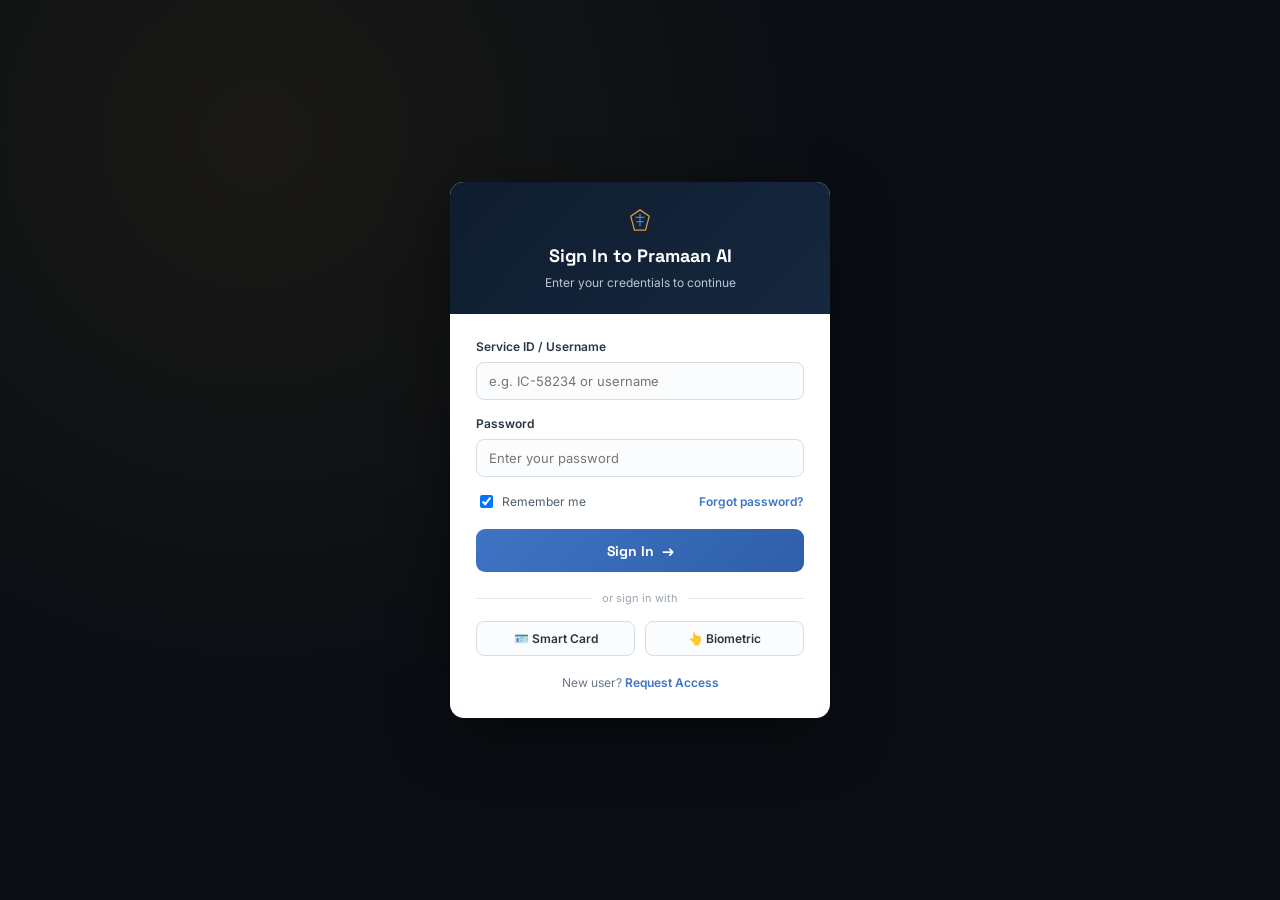
<file: pramaan-checkpoint-console (1).html>
<!DOCTYPE html>
<html lang="en">
<head>
<meta charset="UTF-8">
<meta name="viewport" content="width=device-width, initial-scale=1.0, maximum-scale=1">
<title>PRAMAAN AI — Checkpoint Console · Team Garuda</title>
<link rel="preconnect" href="https://fonts.googleapis.com">
<link href="https://fonts.googleapis.com/css2?family=Space+Grotesk:wght@500;600;700&family=Inter:wght@400;500;600;700&family=JetBrains+Mono:wght@400;500;700&display=swap" rel="stylesheet">
<style>
:root{
  --bg:#0A0E13;
  --surface:#111820;
  --surface-2:#161F29;
  --surface-3:#1C2733;
  --border:#233241;
  --border-soft:#1A2530;
  --text:#E7EDF3;
  --text-dim:#8CA0B3;
  --text-faint:#546679;
  --amber:#DB9A3E;
  --amber-dim:#8A6528;
  --green:#4FAE81;
  --green-dim:#1E3A2C;
  --red:#DB6B62;
  --red-dim:#3D2320;
  --blue:#5B93D9;
  --blue-dim:#1B2C42;
  --font-display:'Space Grotesk',sans-serif;
  --font-body:'Inter',sans-serif;
  --font-mono:'JetBrains Mono',monospace;
  --risk-low:#4FAE81;
  --risk-mid:#DB9A3E;
  --risk-high:#DB6B62;
}
html[data-theme="light"]{
  --bg:#EBEEF2;
  --surface:#FFFFFF;
  --surface-2:#F4F6F8;
  --surface-3:#E9EDF1;
  --border:#D6DCE3;
  --border-soft:#E2E7EC;
  --text:#131A22;
  --text-dim:#4E5C6B;
  --text-faint:#8B98A6;
  --amber:#B87418;
  --amber-dim:#F3E2C4;
  --green:#2A8B60;
  --green-dim:#DCEFE4;
  --red:#C34D43;
  --red-dim:#F6DEDC;
  --blue:#3A6EBF;
  --blue-dim:#DEE8F7;
}
html[data-theme="light"] body::before{ background-image:radial-gradient(circle at 1px 1px, rgba(20,30,40,0.05) 1px, transparent 0); }
*{box-sizing:border-box;}
html,body{margin:0;padding:0;}
body{
  background:var(--bg);
  color:var(--text);
  font-family:var(--font-body);
  font-size:14px;
  line-height:1.5;
  -webkit-font-smoothing:antialiased;
  transition:background .2s, color .2s;
}
body::before{
  content:'';
  position:fixed; inset:0;
  background-image:radial-gradient(circle at 1px 1px, rgba(255,255,255,0.028) 1px, transparent 0);
  background-size:26px 26px;
  pointer-events:none;
  z-index:0;
}
a{color:inherit;}
button{font-family:inherit;}

/* ---------- layout ---------- */
#app{display:flex; min-height:100vh; position:relative; z-index:1;}

.sidebar{
  width:216px;
  flex-shrink:0;
  border-right:1px solid var(--border-soft);
  background:linear-gradient(180deg,var(--surface),var(--bg));
  padding:20px 14px;
  display:flex;
  flex-direction:column;
  gap:22px;
  position:sticky;
  top:0;
  height:100vh;
}
.brand{padding:4px 6px 8px;}
.brand .mark{display:flex; align-items:center; gap:9px;}
.brand svg{flex-shrink:0;}
.brand .name{font-family:var(--font-display); font-weight:700; font-size:16.5px; letter-spacing:0.2px;}
.brand .team{font-size:11px; color:var(--text-faint); margin-top:3px; letter-spacing:.3px;}
.brand .divider{height:1px; background:var(--border-soft); margin-top:16px;}

nav.tabs{display:flex; flex-direction:column; gap:3px;}
.tab-btn{
  display:flex; align-items:center; gap:11px;
  padding:10px 11px;
  border-radius:7px;
  border:1px solid transparent;
  background:transparent;
  color:var(--text-dim);
  cursor:pointer;
  text-align:left;
  font-size:13px;
  font-weight:500;
  transition:background .15s, color .15s, border-color .15s;
}
.tab-btn svg{flex-shrink:0; opacity:.85;}
.tab-btn:hover{background:var(--surface-2); color:var(--text);}
.tab-btn.active{background:var(--surface-3); color:var(--text); border-color:var(--border);}
.tab-btn.active svg{opacity:1;}
.tab-btn .dot{margin-left:auto; width:6px; height:6px; border-radius:50%; background:var(--green); flex-shrink:0;}

.sidebar-foot{margin-top:auto; padding:10px 6px; font-size:10.5px; color:var(--text-faint); border-top:1px solid var(--border-soft); padding-top:14px; letter-spacing:.2px;}
.sidebar-foot b{color:var(--text-dim); font-weight:600;}

main{flex:1; min-width:0; padding:26px 34px 60px;}
.page{display:none;}
.page.active{display:block; animation:fadeIn .25s ease;}
@keyframes fadeIn{from{opacity:0; transform:translateY(4px);} to{opacity:1; transform:translateY(0);}}

.page-head{margin-bottom:22px;}
.page-head h1{font-family:var(--font-display); font-size:22px; font-weight:600; margin:0 0 5px;}
.page-head p{color:var(--text-dim); margin:0; font-size:13.5px; max-width:640px;}

/* ---------- generic components ---------- */
.card{
  background:var(--surface);
  border:1px solid var(--border-soft);
  border-radius:10px;
  padding:18px;
}
.card + .card{margin-top:16px;}
.grid{display:grid; gap:16px;}
.grid-4{grid-template-columns:repeat(4,1fr);}
.grid-3{grid-template-columns:repeat(3,1fr);}
.grid-2{grid-template-columns:1.3fr 1fr;}
@media (max-width:1100px){ .grid-4{grid-template-columns:repeat(2,1fr);} .grid-2{grid-template-columns:1fr;} .grid-3{grid-template-columns:1fr;} }

.stat{
  background:var(--surface);
  border:1px solid var(--border-soft);
  border-radius:10px;
  padding:16px 16px 14px;
}
.stat .label{font-size:11px; color:var(--text-faint); text-transform:uppercase; letter-spacing:.6px; font-weight:600;}
.stat .value{font-family:var(--font-display); font-size:26px; font-weight:600; margin-top:6px;}
.stat .sub{font-size:12px; color:var(--text-dim); margin-top:3px;}
.stat.amber .value{color:var(--amber);}
.stat.green .value{color:var(--green);}
.stat.red .value{color:var(--red);}

h2.section-title{font-family:var(--font-display); font-size:15px; font-weight:600; margin:0 0 4px;}
p.section-sub{font-size:12.5px; color:var(--text-dim); margin:0 0 14px;}

table{width:100%; border-collapse:collapse; font-size:13px;}
th{
  text-align:left; font-size:11px; color:var(--text-faint); text-transform:uppercase;
  letter-spacing:.5px; font-weight:600; padding:0 10px 9px; border-bottom:1px solid var(--border-soft);
}
td{padding:11px 10px; border-bottom:1px solid var(--border-soft); vertical-align:middle;}
tr:last-child td{border-bottom:none;}
tr.tamper-row td{background:rgba(219,107,98,0.08);}

.status-pill{
  display:inline-flex; align-items:center; gap:6px;
  padding:3px 9px 3px 7px; border-radius:20px; font-size:11.5px; font-weight:600;
}
.status-pill .dot{width:6px; height:6px; border-radius:50%;}
.status-online{background:var(--green-dim); color:var(--green);}
.status-online .dot{background:var(--green);}
.status-syncing{background:var(--amber-dim); color:var(--amber);}
.status-syncing .dot{background:var(--amber); animation:pulse 1s infinite;}
.status-offline{background:var(--surface-3); color:var(--text-faint);}
.status-offline .dot{background:var(--text-faint);}
.status-flagged{background:var(--red-dim); color:var(--red);}
.status-flagged .dot{background:var(--red);}
.status-clear{background:var(--green-dim); color:var(--green);}
.status-clear .dot{background:var(--green);}
.status-match{background:var(--red-dim); color:var(--red);}
.status-mismatch{background:var(--green-dim); color:var(--green);}
@keyframes pulse{0%,100%{opacity:1;} 50%{opacity:.35;}}

button.btn{
  border:1px solid var(--border);
  background:var(--surface-2);
  color:var(--text);
  padding:8px 13px;
  border-radius:7px;
  font-size:12.5px;
  font-weight:600;
  cursor:pointer;
  transition:background .15s, border-color .15s, transform .1s;
  white-space:nowrap;
}
button.btn:hover{background:var(--surface-3); border-color:#2C3E50;}
button.btn:active{transform:scale(.98);}
button.btn:disabled{opacity:.45; cursor:not-allowed;}
button.btn-amber{background:var(--amber); border-color:var(--amber); color:#1A1206;}
button.btn-amber:hover{background:#E5A752;}
button.btn-ghost{background:transparent;}
button.btn-sm{padding:5px 10px; font-size:11.5px;}

.mono{font-family:var(--font-mono);}
.hash{font-family:var(--font-mono); font-size:11.5px; color:var(--blue); letter-spacing:.2px;}
.hash.dim{color:var(--text-faint);}
.hash.green{color:var(--green);}
.hash.red{color:var(--red);}

.tag{display:inline-block; font-size:10.5px; font-weight:600; padding:2px 7px; border-radius:5px; letter-spacing:.3px;}
.tag-amber{background:var(--amber-dim); color:var(--amber);}
.tag-blue{background:var(--blue-dim); color:var(--blue);}

::-webkit-scrollbar{width:9px; height:9px;}
::-webkit-scrollbar-track{background:transparent;}
::-webkit-scrollbar-thumb{background:var(--surface-3); border-radius:6px;}

/* ---------- Field Verify (soldier UI) ---------- */
.field-shell{
  background:radial-gradient(circle at 30% 0%, rgba(219,154,62,0.06), transparent 55%), var(--surface);
  border:1px solid var(--border-soft);
  border-radius:14px;
  padding:26px;
}
.pick-row{display:flex; gap:10px; flex-wrap:wrap; margin-bottom:18px;}
.pick-card{
  border:1.5px solid var(--border);
  background:var(--surface-2);
  border-radius:10px;
  padding:10px 12px;
  display:flex; align-items:center; gap:10px;
  cursor:pointer;
  min-width:168px;
  transition:border-color .15s, background .15s;
}
.pick-card img{width:36px; height:36px; border-radius:7px; flex-shrink:0;}
.pick-card:hover{border-color:var(--amber-dim);}
.pick-card.selected{border-color:var(--amber); background:var(--surface-3);}
.pick-card .pname{font-weight:600; font-size:12.5px;}
.pick-card .pdoc{font-size:11px; color:var(--text-faint);}

.big-btn{
  width:100%;
  padding:22px;
  border-radius:12px;
  border:1.5px dashed var(--border);
  background:var(--surface-2);
  color:var(--text-dim);
  font-family:var(--font-display);
  font-size:15px;
  font-weight:600;
  cursor:pointer;
  display:flex; flex-direction:column; align-items:center; gap:8px;
  transition:border-color .15s, color .15s;
}
.big-btn:hover{border-color:var(--amber); color:var(--text);}
.big-btn:disabled{opacity:.5; cursor:not-allowed;}

.pipeline{display:flex; flex-direction:column; gap:0; margin-top:20px;}
.pipe-step{
  display:flex; align-items:flex-start; gap:14px;
  padding:12px 4px;
  border-left:2px solid var(--border-soft);
  margin-left:13px;
  padding-left:22px;
  position:relative;
  opacity:.4;
  transition:opacity .2s;
}
.pipe-step.active,.pipe-step.done{opacity:1;}
.pipe-step .node{
  position:absolute; left:-9px; top:12px;
  width:16px; height:16px; border-radius:50%;
  background:var(--surface); border:2px solid var(--border);
  display:flex; align-items:center; justify-content:center;
  font-size:9px; color:var(--text-faint);
}
.pipe-step.active .node{border-color:var(--amber); background:var(--amber-dim); animation:pulse 1s infinite;}
.pipe-step.done .node{border-color:var(--green); background:var(--green); color:#06150E;}
.pipe-step .title{font-weight:600; font-size:13px;}
.pipe-step .desc{font-size:12px; color:var(--text-dim); margin-top:2px;}
.pipe-step .result{font-size:11.5px; margin-top:4px; font-family:var(--font-mono);}

.verdict-banner{
  margin-top:22px; padding:18px 20px; border-radius:12px;
  display:flex; align-items:center; gap:14px;
  font-family:var(--font-display); font-weight:700; font-size:17px;
}
.verdict-clear{background:var(--green-dim); color:var(--green); border:1px solid #2C5B45;}
.verdict-flag{background:var(--red-dim); color:var(--red); border:1px solid #6B342E;}
.verdict-banner .sub{font-family:var(--font-body); font-weight:400; font-size:12.5px; color:var(--text-dim); margin-top:3px;}

/* ---------- ledger ---------- */
.batch-row{display:flex; align-items:center; justify-content:space-between; padding:9px 0; border-bottom:1px solid var(--border-soft); gap:10px;}
.batch-row:last-child{border-bottom:none;}
.batch-row .rname{font-weight:600; font-size:12.5px;}
.batch-row .rmeta{font-size:11px; color:var(--text-faint); margin-top:1px;}

.crypto-panel{background:var(--surface-2); border:1px solid var(--border); border-radius:9px; padding:14px 16px; margin-top:14px;}
.crypto-line{display:flex; justify-content:space-between; gap:14px; padding:5px 0; font-size:12px; border-bottom:1px dashed var(--border-soft);}
.crypto-line:last-child{border-bottom:none;}
.crypto-line .k{color:var(--text-faint); flex-shrink:0;}
.crypto-line .v{text-align:right; word-break:break-all;}

.merkle-tree{display:flex; flex-direction:column; align-items:center; gap:10px; margin-top:16px; overflow-x:auto; padding-bottom:6px;}
.merkle-level{display:flex; gap:10px; justify-content:center;}
.merkle-node{
  background:var(--surface-2); border:1px solid var(--border); border-radius:7px;
  padding:6px 9px; font-family:var(--font-mono); font-size:10.5px; color:var(--text-dim);
  min-width:80px; text-align:center;
}
.merkle-node.root{border-color:var(--amber); color:var(--amber); font-weight:700; background:var(--amber-dim);}
.merkle-node.proof-path{border-color:var(--blue); color:var(--blue); background:var(--blue-dim);}

.chain-row{display:flex; align-items:center; gap:0; overflow-x:auto; padding:6px 0 14px;}
.block-card{
  min-width:172px; background:var(--surface-2); border:1px solid var(--border); border-radius:10px;
  padding:12px 13px; flex-shrink:0; cursor:pointer; transition:border-color .15s;
}
.block-card:hover, .block-card.selected{border-color:var(--amber);}
.block-card .bidx{font-family:var(--font-display); font-weight:700; font-size:13px; color:var(--amber);}
.block-card .brow{font-size:10.5px; color:var(--text-faint); margin-top:6px;}
.block-card .brow b{color:var(--text-dim); font-weight:600;}
.chain-link{width:26px; height:2px; background:var(--border); flex-shrink:0; position:relative;}
.chain-link::after{content:'▸'; position:absolute; right:-2px; top:-8px; color:var(--text-faint); font-size:11px;}

.node-grid{display:grid; grid-template-columns:repeat(3,1fr); gap:12px; margin-top:14px;}
.node-card{background:var(--surface-2); border:1px solid var(--border); border-radius:9px; padding:13px;}
.node-card .nname{font-weight:600; font-size:12.5px; display:flex; align-items:center; gap:7px;}
.node-card .nheight{font-size:11px; color:var(--text-faint); margin-top:5px;}
.node-card .nsync{font-size:11px; margin-top:8px; font-weight:600;}

/* ---------- dataset ---------- */
.avatar{width:34px; height:34px; border-radius:7px; display:block;}
.integrity-ok{color:var(--green); font-weight:600; font-size:11.5px;}
.integrity-bad{color:var(--red); font-weight:600; font-size:11.5px;}

.toast{
  position:fixed; bottom:20px; right:24px; z-index:50;
  background:var(--surface-3); border:1px solid var(--border); border-radius:9px;
  padding:11px 16px; font-size:12.5px; max-width:320px;
  box-shadow:0 8px 24px rgba(0,0,0,.4);
  display:flex; gap:9px; align-items:flex-start;
  animation:toastIn .2s ease;
}
@keyframes toastIn{from{opacity:0; transform:translateY(8px);} to{opacity:1; transform:translateY(0);}}
.toast .dot{width:7px; height:7px; border-radius:50%; margin-top:5px; flex-shrink:0;}

@media (max-width:820px){
  .sidebar{position:fixed; left:0; top:0; bottom:0; z-index:40; transform:translateX(-100%); transition:transform .2s; box-shadow:20px 0 40px rgba(0,0,0,.4);}
  .sidebar.open{transform:translateX(0);}
  main{padding:70px 16px 40px;}
  .mobile-topbar{display:flex;}
  .grid-4{grid-template-columns:repeat(2,1fr);}
}
.mobile-topbar{
  display:none; position:fixed; top:0; left:0; right:0; height:54px; z-index:35;
  background:var(--surface); border-bottom:1px solid var(--border-soft);
  align-items:center; padding:0 14px; gap:12px;
}
.mobile-topbar button{background:none; border:1px solid var(--border); color:var(--text); border-radius:7px; padding:7px 9px;}

/* ---------- gov badge ---------- */
.gov-badge{
  position:fixed; top:14px; right:20px; z-index:60;
  background:#FFFFFF; border-radius:9px; padding:5px 10px;
  box-shadow:0 4px 14px rgba(0,0,0,.28); border:1px solid rgba(0,0,0,.06);
  display:flex; align-items:center;
}
.gov-badge img{height:40px; width:auto; display:block;}
@media (max-width:820px){ .gov-badge{top:9px; right:12px; padding:4px 8px;} .gov-badge img{height:22px;} }

/* ---------- theme toggle ---------- */
.theme-toggle{
  display:flex; align-items:center; gap:6px;
  background:var(--surface-2); border:1px solid var(--border); border-radius:20px;
  padding:3px; margin-top:12px; cursor:pointer; width:fit-content;
}
.theme-toggle button{
  border:none; background:transparent; color:var(--text-faint);
  padding:5px 10px; border-radius:16px; font-size:11px; font-weight:600;
  display:flex; align-items:center; gap:5px; cursor:pointer;
}
.theme-toggle button.active{background:var(--surface-3); color:var(--text);}

/* ---------- login screen ---------- */
#loginScreen{
  position:fixed; inset:0; z-index:100;
  background:radial-gradient(circle at 20% 15%, rgba(219,154,62,0.08), transparent 45%), var(--bg);
  display:flex; align-items:center; justify-content:center;
  padding:20px;
}
.login-card{
  width:100%; max-width:380px;
  background:#FFFFFF;
  border-radius:14px;
  overflow:hidden;
  box-shadow:0 20px 60px rgba(0,0,0,.45);
}
.login-head{
  background:linear-gradient(135deg,#0F1C2E,#16283F);
  padding:26px 26px 22px;
  text-align:center;
}
.login-head .mark{display:flex; align-items:center; justify-content:center; gap:8px; margin-bottom:10px;}
.login-head h2{color:#fff; font-family:var(--font-display); font-size:18px; font-weight:700; margin:0;}
.login-head p{color:#B9C6D6; font-size:12px; margin:5px 0 0;}
.login-body{padding:24px 26px 26px; color:#141B22;}
.login-field{margin-bottom:15px;}
.login-field label{display:block; font-size:12px; font-weight:600; color:#2A3542; margin-bottom:6px;}
.login-field input{
  width:100%; padding:10px 12px; border:1px solid #D7DDE4; border-radius:8px;
  font-size:13px; font-family:inherit; color:#141B22; background:#FBFCFD;
}
.login-field input:focus{outline:none; border-color:#3F73C4; background:#fff;}
.login-row{display:flex; align-items:center; justify-content:space-between; margin-bottom:18px; font-size:12px;}
.login-row label{display:flex; align-items:center; gap:6px; color:#4E5C6B; cursor:pointer;}
.login-row a{color:#3F73C4; text-decoration:none; font-weight:600;}
.login-submit{
  width:100%; padding:12px; border:none; border-radius:9px; cursor:pointer;
  background:linear-gradient(135deg,#3F73C4,#2F5FA8); color:#fff;
  font-family:var(--font-display); font-weight:700; font-size:14px;
  display:flex; align-items:center; justify-content:center; gap:8px;
  transition:filter .15s;
}
.login-submit:hover{filter:brightness(1.08);}
.login-submit:disabled{opacity:.6; cursor:default;}
.login-divider{display:flex; align-items:center; gap:10px; margin:18px 0 14px; color:#9AA6B1; font-size:11px;}
.login-divider::before,.login-divider::after{content:''; flex:1; height:1px; background:#E4E8EC;}
.login-alt{display:flex; gap:10px;}
.login-alt button{
  flex:1; padding:9px; border:1px solid #D7DDE4; border-radius:8px; background:#FBFCFD;
  font-size:12px; font-weight:600; color:#2A3542; cursor:pointer; display:flex; align-items:center; justify-content:center; gap:6px;
}
.login-alt button:hover{background:#F0F3F6;}
.login-foot{text-align:center; margin-top:18px; font-size:12px; color:#6B7885;}
.login-foot a{color:#3F73C4; font-weight:600; text-decoration:none;}
.login-ps{text-align:center; margin-top:16px; font-size:11px; color:var(--text-faint);}
</style>
</head>
<body>

<div class="gov-badge"><img src="[data-uri]" alt="National Government of India"></div>

<!-- ============ LOGIN SCREEN ============ -->
<div id="loginScreen">
  <div class="login-card">
    <div class="login-head">
      <div class="mark">
        <svg width="24" height="24" viewBox="0 0 26 26" fill="none">
          <path d="M13 2 L23 9 L19 24 L7 24 L3 9 Z" stroke="#DB9A3E" stroke-width="1.4" fill="none"/>
          <path d="M13 6 L13 20 M8 10 L18 10 M9 15 L17 15" stroke="#5B93D9" stroke-width="1.1"/>
        </svg>
      </div>
      <h2>Sign In to Pramaan AI</h2>
      <p>Enter your credentials to continue</p>
    </div>
    <div class="login-body">
      <div class="login-field">
        <label for="loginUser">Service ID / Username</label>
        <input id="loginUser" type="text" placeholder="e.g. IC-58234 or username" autocomplete="username">
      </div>
      <div class="login-field">
        <label for="loginPass">Password</label>
        <input id="loginPass" type="password" placeholder="Enter your password" autocomplete="current-password">
      </div>
      <div class="login-row">
        <label><input type="checkbox" id="rememberMe" checked> Remember me</label>
        <a href="#" id="forgotPass">Forgot password?</a>
      </div>
      <button class="login-submit" id="loginSubmit">Sign In <span style="font-size:15px;">→</span></button>
      <div class="login-divider">or sign in with</div>
      <div class="login-alt">
        <button id="smartCardBtn">🪪 Smart Card</button>
        <button id="biometricBtn">👆 Biometric</button>
      </div>
      <div class="login-foot">New user? <a href="#" id="requestAccess">Request Access</a></div>
    </div>
  </div>
</div>

<div class="mobile-topbar">
  <button id="menuToggle">☰</button>
  <span style="font-family:var(--font-display);font-weight:700;font-size:14.5px;">PRAMAAN AI</span>
</div>

<div id="app" style="display:none;">
  <aside class="sidebar" id="sidebar">
    <div class="brand">
      <div class="mark">
        <svg width="26" height="26" viewBox="0 0 26 26" fill="none">
          <path d="M13 2 L23 9 L19 24 L7 24 L3 9 Z" stroke="#DB9A3E" stroke-width="1.4" fill="none"/>
          <path d="M13 6 L13 20 M8 10 L18 10 M9 15 L17 15" stroke="#5B93D9" stroke-width="1.1"/>
        </svg>
        <div>
          <div class="name">PRAMAAN&nbsp;AI</div>
          <div class="team">Checkpoint Console — Team Garuda</div>
        </div>
      </div>
      <div class="theme-toggle" id="themeToggle">
        <button data-theme-btn="dark" class="active">🌙 Dark</button>
        <button data-theme-btn="light">☀️ Light</button>
      </div>
      <div class="divider" style="margin-top:14px;"></div>
    </div>

    <nav class="tabs" id="tabNav">
      <button class="tab-btn active" data-tab="command">
        <svg width="16" height="16" viewBox="0 0 16 16" fill="none"><circle cx="8" cy="8" r="6" stroke="currentColor" stroke-width="1.3"/><circle cx="8" cy="8" r="2" fill="currentColor"/><path d="M8 1v2M8 13v2M1 8h2M13 8h2" stroke="currentColor" stroke-width="1.3"/></svg>
        Command Center
        <span class="dot"></span>
      </button>
      <button class="tab-btn" data-tab="verify">
        <svg width="16" height="16" viewBox="0 0 16 16" fill="none"><path d="M8 1.5 13.5 3.5V8c0 4-2.5 6-5.5 6.5C5 14 2.5 12 2.5 8V3.5Z" stroke="currentColor" stroke-width="1.3"/><path d="M5.5 8l1.8 1.8L10.8 6" stroke="currentColor" stroke-width="1.3" stroke-linecap="round" stroke-linejoin="round"/></svg>
        Field Verify
      </button>
      <button class="tab-btn" data-tab="ledger">
        <svg width="16" height="16" viewBox="0 0 16 16" fill="none"><rect x="1.5" y="4" width="5" height="5" rx="1" stroke="currentColor" stroke-width="1.3"/><rect x="9.5" y="4" width="5" height="5" rx="1" stroke="currentColor" stroke-width="1.3"/><rect x="5.5" y="9.5" width="5" height="5" rx="1" stroke="currentColor" stroke-width="1.3"/><path d="M6.5 6.5H9.5M5.5 9.5V7.5M10.5 9.5V7.5" stroke="currentColor" stroke-width="1.2"/></svg>
        Ledger &amp; Chain
      </button>
      <button class="tab-btn" data-tab="dataset">
        <svg width="16" height="16" viewBox="0 0 16 16" fill="none"><ellipse cx="8" cy="3.3" rx="5.5" ry="1.8" stroke="currentColor" stroke-width="1.3"/><path d="M2.5 3.3v9.4c0 1 2.5 1.8 5.5 1.8s5.5-.8 5.5-1.8V3.3" stroke="currentColor" stroke-width="1.3"/><path d="M2.5 8c0 1 2.5 1.8 5.5 1.8s5.5-.8 5.5-1.8" stroke="currentColor" stroke-width="1.3"/></svg>
        Dataset
      </button>
    </nav>

    <div class="sidebar-foot">
      · AI Fake Identity &amp; Document Screening<br>
    </div>
  </aside>

  <main>

    <!-- ============ COMMAND CENTER ============ -->
    <section class="page active" id="page-command">
      <div class="page-head">
        <h1>Command Center</h1>
        <p>Live routing table of every checkpoint node. Pull the latest verification counts from a single post, or sync all posts at once before anchoring a new batch.</p>
      </div>

      <div class="grid grid-4" id="statGrid"></div>

      <div class="card" style="margin-top:16px;">
        <div style="display:flex; align-items:center; justify-content:space-between; margin-bottom:2px; flex-wrap:wrap; gap:10px;">
          <div>
            <h2 class="section-title">Checkpoint Routing Table</h2>
            <p class="section-sub">Each row is an independent border post. Syncing pulls its pending verification records into the anchoring queue.</p>
          </div>
          <div style="display:flex; gap:8px;">
            <button class="btn" id="addCheckpointBtn">+ Add checkpoint</button>
            <button class="btn btn-amber" id="syncAllBtn">Sync all posts</button>
          </div>
        </div>
        <div style="overflow-x:auto;">
          <table>
            <thead><tr>
              <th>Post</th><th>Location</th><th>Node address</th><th>Status</th><th>Pending records</th><th>Last sync</th><th></th>
            </tr></thead>
            <tbody id="checkpointBody"></tbody>
          </table>
        </div>
      </div>

      <div class="card" id="addCpForm" style="display:none;">
        <h2 class="section-title">Register new checkpoint</h2>
        <p class="section-sub">Adds a node to the routing table with an unsynced status.</p>
        <div style="display:flex; gap:10px; flex-wrap:wrap;">
          <input id="cpName" placeholder="Post name (e.g. Nathu La ICP)" class="cpInput">
          <input id="cpLoc" placeholder="Location / state" class="cpInput">
          <button class="btn btn-amber" id="cpSubmit">Register</button>
        </div>
      </div>

      <div class="card">
        <h2 class="section-title">Recent activity</h2>
        <p class="section-sub">System-wide event log — syncs, verifications, and anchoring events.</p>
        <div id="activityLog" style="max-height:220px; overflow-y:auto;"></div>
      </div>
    </section>

    <!-- ============ FIELD VERIFY ============ -->
    <section class="page" id="page-verify">
      <div class="page-head">
        <h1>Field Verify</h1>
        <p>Built for the checkpoint, not the back office. Three taps: pick a document, run the check, get a clear verdict.</p>
      </div>

      <div class="field-shell">
        <h2 class="section-title" style="font-size:14px;">Step 1 — Present ID</h2>
        <p class="section-sub">Tap a sample document to simulate a scan, or load an image of your own.</p>
        <div class="pick-row" id="samplePicker"></div>

        <input type="file" id="fileInput" accept="image/*" style="display:none">
        <button class="big-btn" id="uploadBtn">
          <svg width="26" height="26" viewBox="0 0 26 26" fill="none"><path d="M13 17V6M13 6l-5 5M13 6l5 5" stroke="currentColor" stroke-width="1.6" stroke-linecap="round" stroke-linejoin="round"/><path d="M4 20h18" stroke="currentColor" stroke-width="1.6" stroke-linecap="round"/></svg>
          Load photo of ID instead
        </button>

        <div style="margin-top:20px;">
          <button class="big-btn" id="runVerifyBtn" style="border-style:solid;" disabled>
            <svg width="24" height="24" viewBox="0 0 24 24" fill="none"><path d="M12 2 20 5.5V11c0 6-3.5 9-8 10-4.5-1-8-4-8-10V5.5Z" stroke="currentColor" stroke-width="1.6"/></svg>
            <span id="runVerifyLabel">Select a document to begin</span>
          </button>
        </div>

        <div class="pipeline" id="pipeline" style="display:none;"></div>
        <div id="verdictArea"></div>
      </div>
    </section>

    <!-- ============ LEDGER & CHAIN ============ -->
    <section class="page" id="page-ledger">
      <div class="page-head">
        <h1>Ledger &amp; Chain</h1>
        <p>Verified records are batched, encrypted, and folded into a Merkle root before three independent nodes anchor the block — no raw identity data ever leaves a checkpoint.</p>
      </div>

      <div class="grid grid-2">
        <div class="card">
          <h2 class="section-title">Pending anchoring queue</h2>
          <p class="section-sub">Records waiting from Field Verify, keyed by their local event hash.</p>
          <div id="batchList"></div>
          <button class="btn btn-amber" id="anchorBtn" style="margin-top:14px; width:100%;" disabled>Encrypt batch &amp; compute Merkle root</button>
        </div>

        <div class="card">
          <h2 class="section-title">AES-256-GCM batch encryption</h2>
          <p class="section-sub">Every batch is sealed with a fresh 256-bit session key before hashing — the chain only ever stores ciphertext digests.</p>
          <div class="crypto-panel" id="cryptoPanel">
            <div class="crypto-line"><span class="k">Status</span><span class="v hash dim">Awaiting batch…</span></div>
          </div>
        </div>
      </div>

      <div class="card">
        <h2 class="section-title">Merkle tree</h2>
        <p class="section-sub">Leaf = SHA-256 of each record's ciphertext. Only the root is written on-chain, so individual entries stay private.</p>
        <div class="merkle-tree" id="merkleTree"><span style="color:var(--text-faint); font-size:12.5px;">Encrypt a batch to build a tree.</span></div>
        <div id="proofArea"></div>
      </div>

      <div class="card">
        <div style="display:flex; align-items:center; justify-content:space-between; flex-wrap:wrap; gap:10px;">
          <div>
            <h2 class="section-title">Block chain</h2>
            <p class="section-sub">Each block links to the previous block's hash.</p>
          </div>
          <button class="btn" id="broadcastBtn" disabled>Broadcast to decentralized nodes</button>
        </div>
        <div class="chain-row" id="chainRow"></div>
        <div id="blockDetail"></div>
      </div>

      <div class="card">
        <h2 class="section-title">Decentralized nodes</h2>
        <p class="section-sub">Three independent copies of the ledger. A block only counts as anchored once a majority of nodes confirm the same chain hash.</p>
        <div class="node-grid" id="nodeGrid"></div>
      </div>
    </section>

    <!-- ============ DATASET ============ -->
    <section class="page" id="page-dataset">
      <div class="page-head">
        <h1>Verification Dataset</h1>
        <p>Sample identity records used across this demo, each with a stored integrity hash. Use this to prove the tamper-detection actually works.</p>
      </div>

      <div class="card">
        <div style="display:flex; align-items:center; justify-content:space-between; flex-wrap:wrap; gap:10px; margin-bottom:6px;">
          <div>
            <h2 class="section-title">Records</h2>
            <p class="section-sub">8 synthetic identities — no real persons. Photos are generated locally, nothing is fetched from the internet.</p>
          </div>
          <div style="display:flex; gap:8px;">
            <button class="btn" id="verifyIntegrityBtn">Verify all hashes</button>
            <button class="btn" id="tamperBtn">Simulate tamper attempt</button>
            <button class="btn btn-ghost" id="resetDatasetBtn">Reset</button>
          </div>
        </div>
        <div style="overflow-x:auto;">
          <table>
            <thead><tr><th></th><th>ID</th><th>Name</th><th>Document</th><th>Status</th><th>Stored hash</th><th>Integrity</th></tr></thead>
            <tbody id="datasetBody"></tbody>
          </table>
        </div>
      </div>
    </section>

  </main>
</div>

<div id="toastHost"></div>

<script>
/* ============================================================
   PRAMAAN AI — Checkpoint Console
   Single-file offline prototype. Real WebCrypto SHA-256 / AES-256-GCM.
   ============================================================ */

/* ---------- utils ---------- */
const $ = (sel, root=document) => root.querySelector(sel);
const $$ = (sel, root=document) => Array.from(root.querySelectorAll(sel));
const sleep = ms => new Promise(r => setTimeout(r, ms));
const nowStr = () => new Date().toLocaleTimeString('en-IN', {hour:'2-digit', minute:'2-digit', second:'2-digit'});
const short = (hex, n=8) => hex ? (hex.slice(0,n) + '…' + hex.slice(-n)) : '';

async function sha256Hex(input){
  const data = typeof input === 'string' ? new TextEncoder().encode(input) : input;
  const buf = await crypto.subtle.digest('SHA-256', data);
  return Array.from(new Uint8Array(buf)).map(b => b.toString(16).padStart(2,'0')).join('');
}
function bufToHex(buf){ return Array.from(new Uint8Array(buf)).map(b=>b.toString(16).padStart(2,'0')).join(''); }
function bufToB64(buf){
  const bytes = new Uint8Array(buf);
  let bin=''; bytes.forEach(b => bin += String.fromCharCode(b));
  return btoa(bin);
}

function svgAvatar(seedStr){
  const initials = seedStr.split(' ').map(w=>w[0]).slice(0,2).join('').toUpperCase();
  let hash = 0;
  for (const c of seedStr) hash = (hash*31 + c.charCodeAt(0)) | 0;
  const hue = Math.abs(hash) % 360;
  const bg = `hsl(${hue},42%,26%)`, fg = `hsl(${hue},65%,84%)`;
  const svg = `<svg xmlns='http://www.w3.org/2000/svg' width='64' height='64'><rect width='64' height='64' rx='12' fill='${bg}'/><text x='32' y='41' font-family='Space Grotesk,sans-serif' font-weight='700' font-size='23' fill='${fg}' text-anchor='middle'>${initials}</text></svg>`;
  return 'data:image/svg+xml;utf8,' + encodeURIComponent(svg);
}

function toast(msg, kind='amber'){
  const host = $('#toastHost');
  const el = document.createElement('div');
  el.className = 'toast';
  const color = kind==='green' ? 'var(--green)' : kind==='red' ? 'var(--red)' : 'var(--amber)';
  el.innerHTML = `<span class="dot" style="background:${color}"></span><span>${msg}</span>`;
  host.appendChild(el);
  setTimeout(()=>{ el.style.opacity='0'; el.style.transition='opacity .3s'; setTimeout(()=>el.remove(),300); }, 3400);
}

/* ---------- merkle tree ---------- */
async function buildMerkle(leafHashes){
  const levels = [leafHashes.slice()];
  let current = leafHashes.slice();
  while (current.length > 1){
    if (current.length % 2 === 1) current.push(current[current.length-1]);
    const next = [];
    for (let i=0; i<current.length; i+=2){
      next.push(await sha256Hex(current[i] + current[i+1]));
    }
    levels.push(next);
    current = next;
  }
  return { root: current[0], levels };
}
function merkleProof(levels, leafIndex){
  const proof = [];
  let idx = leafIndex;
  for (let l=0; l<levels.length-1; l++){
    const level = levels[l];
    const pairIdx = idx % 2 === 0 ? idx+1 : idx-1;
    const sibling = level[pairIdx] ?? level[idx];
    proof.push({ hash: sibling, side: idx % 2 === 0 ? 'right' : 'left', level: l });
    idx = Math.floor(idx/2);
  }
  return proof;
}
async function verifyProof(leafHash, proof, root){
  let h = leafHash;
  for (const step of proof){
    h = step.side === 'right' ? await sha256Hex(h + step.hash) : await sha256Hex(step.hash + h);
  }
  return h === root;
}

/* ============================================================
   STATE
   ============================================================ */
const state = {
  checkpoints: [
    { id:'CP-01', name:'Attari-Wagah ICP', loc:'Punjab', addr:'10.14.1.101', status:'online', pending:3, lastSync:null },
    { id:'CP-02', name:'Petrapole ICP', loc:'West Bengal', addr:'10.14.2.114', status:'online', pending:5, lastSync:null },
    { id:'CP-03', name:'Moreh ICP', loc:'Manipur', addr:'10.14.3.108', status:'offline', pending:0, lastSync:null },
    { id:'CP-04', name:'IGI Airport T3', loc:'Delhi', addr:'10.14.4.121', status:'online', pending:8, lastSync:null },
    { id:'CP-05', name:'Haridaspur LCS', loc:'West Bengal', addr:'10.14.5.117', status:'online', pending:2, lastSync:null },
  ],
  dataset: [],
  batch: [],       // pending verification records awaiting anchoring
  chain: [],        // blocks
  nodes: [
    { name:'Node A — Regional HQ', height:0, synced:true },
    { name:'Node B — MHA Central', height:0, synced:true },
    { name:'Node C — Border Command', height:0, synced:true },
  ],
  lastBatchCrypto: null,
  lastMerkle: null,
  selectedBlockIdx: null,
  selectedSample: null,
  activity: [],
};

function logActivity(msg, kind='amber'){
  state.activity.unshift({ msg, kind, t: nowStr() });
  state.activity = state.activity.slice(0, 40);
  renderActivity();
}

/* ---------- dataset seed ---------- */
const DATASET_SEED = [
  { id:'IN-PA-88213', name:'Arjun Mehta', doc:'Passport', status:'clear', note:'' },
  { id:'IN-AD-40217', name:'Priya Nair', doc:'Aadhaar', status:'clear', note:'' },
  { id:'IN-PA-51902', name:'Ramesh Oberoi', doc:'Passport', status:'flagged', note:'ELA anomaly on photo page — splice detected' },
  { id:'IN-VO-77341', name:'Sunita Deshmukh', doc:'Voter ID', status:'clear', note:'' },
  { id:'IN-PA-60488', name:'Farhan Ali Khan', doc:'Passport', status:'flagged', note:'MRZ checksum mismatch on line 2' },
  { id:'FN-PA-11029', name:'Lin Wei Tan', doc:'Passport (Foreign National)', status:'clear', note:'' },
  { id:'IN-AD-93650', name:'Devika Rao', doc:'Aadhaar', status:'clear', note:'' },
  { id:'IN-PA-72155', name:'Mohammed Iqbal', doc:'Passport', status:'flagged', note:'Liveness check failed — static photo presented' },
];

async function seedDataset(){
  state.dataset = [];
  for (const rec of DATASET_SEED){
    const canonical = JSON.stringify({ id:rec.id, name:rec.name, doc:rec.doc, status:rec.status });
    const hash = await sha256Hex(canonical);
    state.dataset.push({ ...rec, storedHash:hash, integrity:'ok' });
  }
}

/* ============================================================
   RENDER: Command Center
   ============================================================ */
function riskColor(score){ return score>=70 ? 'var(--risk-high)' : score>=35 ? 'var(--risk-mid)' : 'var(--risk-low)'; }

function renderStats(){
  const online = state.checkpoints.filter(c=>c.status==='online').length;
  const pending = state.checkpoints.reduce((a,c)=>a+c.pending,0);
  const flagged = state.dataset.filter(d=>d.status==='flagged').length;
  const anchored = state.chain.length ? state.chain.length - 1 : 0;
  const allScored = state.chain.flatMap(b=>b.entries).concat(state.batch);
  const avgRisk = allScored.length ? Math.round(allScored.reduce((a,r)=>a+(r.riskScore||0),0)/allScored.length) : 0;
  $('#statGrid').innerHTML = `
    <div class="stat green"><div class="label">Posts online</div><div class="value">${online}/${state.checkpoints.length}</div><div class="sub">routing table live</div></div>
    <div class="stat amber"><div class="label">Records pending</div><div class="value">${pending}</div><div class="sub">across all checkpoints</div></div>
    <div class="stat red"><div class="label">Flagged in dataset</div><div class="value">${flagged}</div><div class="sub">of ${state.dataset.length} sample IDs</div></div>
    <div class="stat"><div class="label">Blocks anchored</div><div class="value">${anchored}</div><div class="sub">chain height ${state.chain.length}</div></div>
    <div class="stat"><div class="label">Avg. risk score</div><div class="value" style="color:${allScored.length?riskColor(avgRisk):'var(--text)'}">${allScored.length ? avgRisk : '—'}</div><div class="sub">across ${allScored.length} scored record(s)</div></div>
  `;
}

function renderCheckpoints(){
  $('#checkpointBody').innerHTML = state.checkpoints.map(c => `
    <tr>
      <td><b>${c.id}</b><br><span style="color:var(--text-faint); font-size:11px;">${c.name}</span></td>
      <td>${c.loc}</td>
      <td class="hash">${c.addr}</td>
      <td><span class="status-pill status-${c.status}"><span class="dot"></span>${c.status}</span></td>
      <td>${c.pending}</td>
      <td style="color:var(--text-dim); font-size:12px;">${c.lastSync || '— never —'}</td>
      <td><button class="btn btn-sm" data-sync="${c.id}" ${c.status==='offline'?'disabled':''}>Sync now</button></td>
    </tr>`).join('');
  $$('[data-sync]').forEach(b => b.addEventListener('click', () => syncCheckpoint(b.dataset.sync)));
}

function renderActivity(){
  $('#activityLog').innerHTML = state.activity.length ? state.activity.map(a => {
    const color = a.kind==='green' ? 'var(--green)' : a.kind==='red' ? 'var(--red)' : 'var(--amber)';
    return `<div style="display:flex; gap:9px; padding:7px 0; border-bottom:1px solid var(--border-soft); font-size:12px;">
      <span style="width:6px;height:6px;border-radius:50%;background:${color};margin-top:5px;flex-shrink:0;"></span>
      <span style="color:var(--text-faint); font-family:var(--font-mono); font-size:10.5px; width:64px; flex-shrink:0;">${a.t}</span>
      <span style="color:var(--text-dim);">${a.msg}</span>
    </div>`;
  }).join('') : `<div style="color:var(--text-faint); font-size:12.5px; padding:8px 0;">No activity yet.</div>`;
}

async function syncCheckpoint(id){
  const cp = state.checkpoints.find(c=>c.id===id);
  if (!cp || cp.status==='offline') return;
  cp.status = 'syncing'; renderCheckpoints();
  await sleep(650 + Math.random()*500);
  const pulled = cp.pending;
  cp.lastSync = nowStr();
  cp.status = 'online';
  cp.pending = 0;
  renderCheckpoints(); renderStats();
  logActivity(`${cp.id} synced — ${pulled} record(s) pulled into routing table`, 'green');
}

async function syncAll(){
  const btn = $('#syncAllBtn'); btn.disabled = true; btn.textContent = 'Syncing…';
  const targets = state.checkpoints.filter(c=>c.status!=='offline');
  for (const cp of targets){ await syncCheckpoint(cp.id); }
  btn.disabled = false; btn.textContent = 'Sync all posts';
  toast(`Routing table updated from ${targets.length} checkpoint(s)`, 'green');
}

/* ============================================================
   RENDER: Field Verify
   ============================================================ */
function renderSamplePicker(){
  $('#samplePicker').innerHTML = state.dataset.map((d,i) => `
    <div class="pick-card ${state.selectedSample===i?'selected':''}" data-pick="${i}">
      <img src="${svgAvatar(d.name)}">
      <div><div class="pname">${d.name}</div><div class="pdoc">${d.doc}</div></div>
    </div>`).join('');
  $$('[data-pick]').forEach(el => el.addEventListener('click', () => {
    state.selectedSample = Number(el.dataset.pick);
    state.customUpload = null;
    renderSamplePicker();
    updateRunButton();
  }));
}

function updateRunButton(){
  const btn = $('#runVerifyBtn');
  const label = $('#runVerifyLabel');
  const has = state.selectedSample !== null || state.customUpload;
  btn.disabled = !has;
  label.textContent = has ? 'Run verification pipeline' : 'Select a document to begin';
}

const PIPELINE_STEPS = [
  { key:'capture', title:'Capture', desc:'Document image + live face acquisition' },
  { key:'extract', title:'Extract', desc:'OCR pulls MRZ and text fields' },
  { key:'validate', title:'Validate', desc:'MRZ checksum + blacklist / expiry check' },
  { key:'detect', title:'Detect', desc:'ELA + CNN scan for tampered regions' },
  { key:'verify', title:'Verify', desc:'Face match + liveness + biometric dedup' },
  { key:'anchor', title:'Log / Queue', desc:'Composite risk score generated, event hashed locally' },
];

async function runVerification(){
  const btn = $('#runVerifyBtn'); btn.disabled = true;
  $('#verdictArea').innerHTML = '';
  const pipelineEl = $('#pipeline');
  pipelineEl.style.display = 'flex';
  pipelineEl.innerHTML = PIPELINE_STEPS.map(s => `
    <div class="pipe-step" data-step="${s.key}">
      <div class="node">•</div>
      <div><div class="title">${s.title}</div><div class="desc">${s.desc}</div><div class="result"></div></div>
    </div>`).join('');

  let record;
  let imageBytesHash;
  if (state.customUpload){
    record = { id:'CUSTOM-' + Math.floor(Math.random()*9000+1000), name:'Uploaded document', doc:'Unclassified upload', status:'unverified', note:'Manual review required — not in reference dataset' };
    imageBytesHash = await sha256Hex(state.customUpload);
  } else {
    record = state.dataset[state.selectedSample];
    imageBytesHash = record.storedHash;
  }

  const steps = $$('.pipe-step', pipelineEl);
  const results = {
    capture: 'Image acquired · 1 document + 1 face frame',
    extract: `MRZ parsed · ID ${record.id}`,
    validate: record.status==='flagged' && record.note.includes('MRZ') ? 'Checksum FAILED on line 2' : 'Checksum OK · not on blacklist',
    detect: record.status==='flagged' && record.note.includes('ELA') ? 'Anomaly score 0.91 — tamper region found' : `Anomaly score ${(0.03+Math.random()*0.05).toFixed(2)} — clean`,
    verify: record.status==='flagged' && record.note.includes('Liveness') ? 'Liveness FAILED · match 0.41' : `Face match ${(0.94+Math.random()*0.05).toFixed(2)} · live`,
    anchor: 'Event hash computed, queued for batch anchoring',
  };

  for (let i=0; i<steps.length; i++){
    steps[i].classList.add('active');
    await sleep(420);
    steps[i].classList.remove('active'); steps[i].classList.add('done');
    steps[i].querySelector('.node').textContent = '✓';
    const key = PIPELINE_STEPS[i].key;
    const isFail = /FAIL|found/i.test(results[key]);
    steps[i].querySelector('.result').innerHTML = `<span style="color:${isFail?'var(--red)':'var(--green)'}">${results[key]}</span>`;
    await sleep(120);
  }

  const flagged = record.status === 'flagged' || record.status === 'unverified';

  let riskScore;
  if (record.status === 'unverified') riskScore = Math.round(45 + Math.random()*18);
  else if (record.note && record.note.includes('MRZ')) riskScore = Math.round(80 + Math.random()*12);
  else if (record.note && record.note.includes('ELA')) riskScore = Math.round(85 + Math.random()*12);
  else if (record.note && record.note.includes('Liveness')) riskScore = Math.round(88 + Math.random()*10);
  else riskScore = Math.round(3 + Math.random()*14);

  const eventPayload = JSON.stringify({ id:record.id, name:record.name, flagged, riskScore, ts: Date.now(), src: imageBytesHash });
  const eventHash = await sha256Hex(eventPayload);

  steps[steps.length-1].querySelector('.result').innerHTML += `<br><span style="color:${riskColor(riskScore)}">Composite risk score: ${riskScore}/100</span>`;

  state.batch.push({
    recordId: record.id, name: record.name, doc: record.doc,
    flagged, riskScore, note: record.note || (record.status==='unverified' ? 'Not in reference dataset' : ''),
    eventHash, ts: nowStr(),
  });
  renderBatch(); renderStats();
  logActivity(`Field Verify: ${record.name} → ${flagged?'FLAGGED':'CLEARED'} · risk ${riskScore}/100, queued for anchoring`, flagged?'red':'green');

  const verdictEl = $('#verdictArea');
  verdictEl.innerHTML = `
    <div class="verdict-banner ${flagged?'verdict-flag':'verdict-clear'}">
      <svg width="30" height="30" viewBox="0 0 30 30" fill="none">${flagged
        ? '<path d="M15 8v9M15 21h.01" stroke="currentColor" stroke-width="2.2" stroke-linecap="round"/><path d="M15 3 27 24H3Z" stroke="currentColor" stroke-width="2"/>'
        : '<path d="M15 2 25.5 6.5V13c0 7-4 11-10.5 13-6.5-2-10.5-6-10.5-13V6.5Z" stroke="currentColor" stroke-width="2"/><path d="M9.5 15l3.5 3.5 7.5-7.5" stroke="currentColor" stroke-width="2.2" stroke-linecap="round" stroke-linejoin="round"/>'}
      </svg>
      <div style="flex:1;">
        <div>${flagged ? 'FLAGGED — refer to duty officer' : 'CLEARED'}</div>
        <div class="sub">${flagged ? (record.note || 'Manual review required') : `Event hash ${short(eventHash,6)} queued for anchoring`}</div>
      </div>
      <div style="text-align:right; min-width:120px;">
        <div style="font-family:var(--font-mono); font-size:22px; font-weight:700; color:${riskColor(riskScore)};">${riskScore}<span style="font-size:12px; color:var(--text-faint);">/100</span></div>
        <div style="font-size:10.5px; color:var(--text-faint); text-transform:uppercase; letter-spacing:.4px;">Risk score</div>
        <div style="width:110px; height:5px; border-radius:4px; background:var(--surface-3); margin-top:5px; overflow:hidden;">
          <div style="width:${riskScore}%; height:100%; background:${riskColor(riskScore)};"></div>
        </div>
      </div>
    </div>`;

  btn.disabled = false;
}

/* ============================================================
   RENDER: Ledger & Chain
   ============================================================ */
function renderBatch(){
  const list = $('#batchList');
  list.innerHTML = state.batch.length ? state.batch.map(r => `
    <div class="batch-row">
      <div>
        <div class="rname">${r.name} <span class="tag ${r.flagged?'tag-amber':'tag-blue'}" style="${r.flagged?'':'background:var(--green-dim);color:var(--green);'}">${r.flagged?'FLAGGED':'CLEAR'}</span></div>
        <div class="rmeta">${r.doc} · ${r.recordId} · ${r.ts}</div>
      </div>
      <div style="text-align:right;">
        <div class="hash dim">${short(r.eventHash,6)}</div>
        <div style="font-size:11px; font-weight:700; color:${riskColor(r.riskScore)};">risk ${r.riskScore}</div>
      </div>
    </div>`).join('') : `<div style="color:var(--text-faint); font-size:12.5px;">No records queued. Run Field Verify to add some.</div>`;
  $('#anchorBtn').disabled = state.batch.length === 0;
}

async function anchorBatch(){
  if (!state.batch.length) return;
  const btn = $('#anchorBtn'); btn.disabled = true; btn.textContent = 'Encrypting…';

  // 1. AES-256-GCM encrypt the whole batch
  const key = await crypto.subtle.generateKey({ name:'AES-GCM', length:256 }, true, ['encrypt','decrypt']);
  const iv = crypto.getRandomValues(new Uint8Array(12));
  const plaintext = JSON.stringify(state.batch);
  const ctBuf = await crypto.subtle.encrypt({ name:'AES-GCM', iv }, key, new TextEncoder().encode(plaintext));
  const rawKey = await crypto.subtle.exportKey('raw', key);
  const keyFingerprint = (await sha256Hex(rawKey)).slice(0, 16);

  state.lastBatchCrypto = {
    ivHex: bufToHex(iv),
    ctB64: bufToB64(ctBuf),
    sizeBytes: ctBuf.byteLength,
    keyFingerprint,
  };

  await sleep(400);
  $('#cryptoPanel').innerHTML = `
    <div class="crypto-line"><span class="k">Cipher</span><span class="v hash">AES-256-GCM</span></div>
    <div class="crypto-line"><span class="k">Session key fingerprint</span><span class="v hash green">${keyFingerprint}…</span></div>
    <div class="crypto-line"><span class="k">IV (nonce)</span><span class="v hash dim">${short(state.lastBatchCrypto.ivHex,10)}</span></div>
    <div class="crypto-line"><span class="k">Ciphertext</span><span class="v hash dim">${short(state.lastBatchCrypto.ctB64,14)}</span></div>
    <div class="crypto-line"><span class="k">Sealed size</span><span class="v">${state.lastBatchCrypto.sizeBytes} bytes · ${state.batch.length} record(s)</span></div>
  `;

  // 2. Merkle tree over per-record leaf hashes (of ciphertext-bound data)
  btn.textContent = 'Building Merkle tree…';
  const leaves = [];
  for (const r of state.batch){
    leaves.push(await sha256Hex(r.eventHash + state.lastBatchCrypto.ivHex));
  }
  const merkle = await buildMerkle(leaves);
  state.lastMerkle = { ...merkle, leaves };
  await sleep(400);
  renderMerkle();

  // 3. New block
  btn.textContent = 'Mining block…';
  await sleep(350);
  const prev = state.chain[state.chain.length-1];
  const prevHash = prev ? prev.hash : '0'.repeat(64);
  const index = state.chain.length;
  const timestamp = Date.now();
  const blockHash = await sha256Hex(prevHash + merkle.root + timestamp + index);
  const block = {
    index, timestamp, ts: nowStr(), prevHash, merkleRoot: merkle.root, hash: blockHash,
    records: state.batch.length, entries: state.batch.slice(),
  };
  state.chain.push(block);
  state.batch = [];
  renderBatch(); renderChain(); renderStats();
  logActivity(`Block #${index} mined — ${block.records} record(s), Merkle root ${short(merkle.root,6)}`, 'amber');

  btn.textContent = 'Encrypt batch & compute Merkle root';
  btn.disabled = true;
  $('#broadcastBtn').disabled = false;
  toast('Batch encrypted, hashed and mined into a new block', 'amber');
}

function renderMerkle(){
  const m = state.lastMerkle;
  if (!m){ $('#merkleTree').innerHTML = `<span style="color:var(--text-faint); font-size:12.5px;">Encrypt a batch to build a tree.</span>`; return; }
  const levelsHtml = m.levels.slice().reverse().map((level, li) => {
    const isRoot = li === 0;
    return `<div class="merkle-level">${level.map(h => `<div class="merkle-node ${isRoot?'root':''}" data-hash="${h}">${short(h,5)}</div>`).join('')}</div>`;
  }).join('');
  $('#merkleTree').innerHTML = levelsHtml;

  const proofHtml = state.batch.length === 0 && state.chain.length ? `
    <div style="margin-top:16px; border-top:1px solid var(--border-soft); padding-top:14px;">
      <p class="section-sub" style="margin-bottom:8px;">Prove a record was included without revealing the rest of the batch:</p>
      <div style="display:flex; gap:8px; flex-wrap:wrap; align-items:center;">
        <select id="proofSelect" class="cpInput" style="max-width:220px;">
          ${(state.chain[state.chain.length-1]?.entries || []).map((r,i)=>`<option value="${i}">${r.name}</option>`).join('')}
        </select>
        <button class="btn btn-sm" id="proofBtn">Generate inclusion proof</button>
      </div>
      <div id="proofResult" style="margin-top:10px;"></div>
    </div>` : '';
  $('#proofArea').innerHTML = proofHtml;
  const pb = $('#proofBtn');
  if (pb) pb.addEventListener('click', async () => {
    const i = Number($('#proofSelect').value);
    const proof = merkleProof(m.levels, i);
    const ok = await verifyProof(m.leaves[i], proof, m.root);
    $('#proofResult').innerHTML = `
      <div class="hash dim">Proof path: ${proof.map(p=>short(p.hash,4)).join(' → ')}</div>
      <div style="margin-top:6px; font-weight:600; color:${ok?'var(--green)':'var(--red)'};">${ok ? '✓ Verified — record is included in this Merkle root' : '✗ Verification failed'}</div>`;
    toast(ok ? 'Merkle inclusion proof verified' : 'Merkle proof failed', ok?'green':'red');
  });
}

function renderChain(){
  const row = $('#chainRow');
  if (!state.chain.length){ row.innerHTML = `<span style="color:var(--text-faint); font-size:12.5px;">No blocks yet — anchor a batch to create the genesis block.</span>`; return; }
  row.innerHTML = state.chain.map((b,i) => `
    ${i>0 ? '<div class="chain-link"></div>' : ''}
    <div class="block-card ${state.selectedBlockIdx===i?'selected':''}" data-block="${i}">
      <div class="bidx">Block #${b.index}${b.index===0?' (genesis)':''}</div>
      <div class="brow"><b>${b.records}</b> record(s)</div>
      <div class="brow">Root ${short(b.merkleRoot,4)}</div>
      <div class="brow">Hash ${short(b.hash,4)}</div>
      <div class="brow">${b.ts}</div>
    </div>`).join('');
  $$('[data-block]').forEach(el => el.addEventListener('click', () => {
    state.selectedBlockIdx = Number(el.dataset.block);
    renderChain(); renderBlockDetail();
  }));
}

function renderBlockDetail(){
  const el = $('#blockDetail');
  if (state.selectedBlockIdx===null){ el.innerHTML=''; return; }
  const b = state.chain[state.selectedBlockIdx];
  el.innerHTML = `
    <div class="crypto-panel">
      <div class="crypto-line"><span class="k">Previous hash</span><span class="v hash dim">${b.prevHash}</span></div>
      <div class="crypto-line"><span class="k">Merkle root</span><span class="v hash">${b.merkleRoot}</span></div>
      <div class="crypto-line"><span class="k">Block hash</span><span class="v hash green">${b.hash}</span></div>
      <div class="crypto-line"><span class="k">Records</span><span class="v">${b.entries.map(e=>`${e.name} (risk ${e.riskScore})`).join(', ')}</span></div>
      <div class="crypto-line"><span class="k">Avg. risk in block</span><span class="v" style="color:${riskColor(Math.round(b.entries.reduce((a,e)=>a+e.riskScore,0)/b.entries.length))}">${Math.round(b.entries.reduce((a,e)=>a+e.riskScore,0)/b.entries.length)}/100</span></div>
    </div>`;
}

function renderNodes(){
  $('#nodeGrid').innerHTML = state.nodes.map(n => `
    <div class="node-card">
      <div class="nname"><span style="width:7px;height:7px;border-radius:50%;background:${n.synced?'var(--green)':'var(--amber)'};display:inline-block;"></span>${n.name}</div>
      <div class="nheight">Chain height: ${n.height}</div>
      <div class="nsync" style="color:${n.synced?'var(--green)':'var(--amber)'}">${n.synced ? '✓ In consensus' : '⟳ Syncing…'}</div>
    </div>`).join('');
}

async function broadcastToNodes(){
  const btn = $('#broadcastBtn'); btn.disabled = true; btn.textContent = 'Broadcasting…';
  for (const n of state.nodes){ n.synced = false; }
  renderNodes();
  for (let i=0;i<state.nodes.length;i++){
    await sleep(450 + Math.random()*350);
    state.nodes[i].height = state.chain.length;
    state.nodes[i].synced = true;
    renderNodes();
  }
  btn.textContent = 'Broadcast to decentralized nodes';
  logActivity(`Chain height ${state.chain.length} confirmed by ${state.nodes.length}/${state.nodes.length} nodes`, 'green');
  toast('All nodes confirmed the new block — decentralized consensus reached', 'green');
}

/* ============================================================
   RENDER: Dataset
   ============================================================ */
function renderDataset(){
  $('#datasetBody').innerHTML = state.dataset.map((d,i) => `
    <tr class="${d.integrity==='bad'?'tamper-row':''}">
      <td><img class="avatar" src="${svgAvatar(d.name)}"></td>
      <td class="hash dim">${d.id}</td>
      <td><b>${d.name}</b></td>
      <td>${d.doc}</td>
      <td><span class="status-pill status-${d.status}"><span class="dot"></span>${d.status}</span></td>
      <td class="hash">${short(d.storedHash,6)}</td>
      <td>${d.integrity==='ok' ? '<span class="integrity-ok">✓ intact</span>' : d.integrity==='bad' ? '<span class="integrity-bad">✗ mismatch</span>' : '<span style="color:var(--text-faint);">not checked</span>'}</td>
    </tr>`).join('');
}

async function verifyIntegrity(){
  for (const d of state.dataset){
    const canonical = JSON.stringify({ id:d.id, name:d.name, doc:d.doc, status:d.status });
    const recomputed = await sha256Hex(canonical);
    d.integrity = recomputed === d.storedHash ? 'ok' : 'bad';
  }
  renderDataset();
  const bad = state.dataset.filter(d=>d.integrity==='bad').length;
  logActivity(`Dataset integrity check: ${state.dataset.length - bad}/${state.dataset.length} records intact`, bad?'red':'green');
  toast(bad ? `${bad} record(s) failed hash verification` : 'All dataset hashes verified intact', bad?'red':'green');
}

function simulateTamper(){
  const idx = Math.floor(Math.random()*state.dataset.length);
  state.dataset[idx].status = state.dataset[idx].status === 'clear' ? 'flagged' : 'clear';
  toast(`Simulated silent edit on "${state.dataset[idx].name}" — run "Verify all hashes" to detect it`, 'red');
}

async function resetDataset(){
  await seedDataset();
  renderDataset(); renderSamplePicker();
  toast('Dataset restored to original state', 'green');
}

/* ============================================================
   TAB NAVIGATION
   ============================================================ */
function switchTab(tab){
  $$('.tab-btn').forEach(b => b.classList.toggle('active', b.dataset.tab===tab));
  $$('.page').forEach(p => p.classList.toggle('active', p.id === 'page-'+tab));
  $('#sidebar').classList.remove('open');
}
$$('.tab-btn').forEach(b => b.addEventListener('click', () => switchTab(b.dataset.tab)));
$('#menuToggle').addEventListener('click', () => $('#sidebar').classList.toggle('open'));

/* ============================================================
   WIRE UP
   ============================================================ */
$('#syncAllBtn').addEventListener('click', syncAll);
$('#addCheckpointBtn').addEventListener('click', () => {
  const f = $('#addCpForm'); f.style.display = f.style.display==='none' ? 'block' : 'none';
});
$('#cpSubmit').addEventListener('click', () => {
  const name = $('#cpName').value.trim(), loc = $('#cpLoc').value.trim();
  if (!name || !loc){ toast('Enter a post name and location', 'red'); return; }
  const id = 'CP-0' + (state.checkpoints.length+1);
  state.checkpoints.push({ id, name, loc, addr:`10.14.${state.checkpoints.length+1}.${100+state.checkpoints.length}`, status:'online', pending: Math.floor(Math.random()*4), lastSync:null });
  $('#cpName').value=''; $('#cpLoc').value=''; $('#addCpForm').style.display='none';
  renderCheckpoints(); renderStats();
  logActivity(`New checkpoint registered: ${id} — ${name}`, 'amber');
});

$('#uploadBtn').addEventListener('click', () => $('#fileInput').click());
$('#fileInput').addEventListener('change', async e => {
  const file = e.target.files[0];
  if (!file) return;
  const buf = await file.arrayBuffer();
  state.customUpload = buf;
  state.selectedSample = null;
  renderSamplePicker();
  $('#uploadBtn').innerHTML = `<svg width="22" height="22" viewBox="0 0 22 22" fill="none"><path d="M11 2 19.5 6v6c0 5-3.5 7.5-8.5 8.5C6 19.5 2.5 17 2.5 12V6Z" stroke="currentColor" stroke-width="1.5"/><path d="M7 11l2.7 2.7L15 8.5" stroke="currentColor" stroke-width="1.6" stroke-linecap="round" stroke-linejoin="round"/></svg> ${file.name} loaded — tap Run verification`;
  updateRunButton();
});
$('#runVerifyBtn').addEventListener('click', runVerification);
$('#anchorBtn').addEventListener('click', anchorBatch);
$('#broadcastBtn').addEventListener('click', broadcastToNodes);
$('#verifyIntegrityBtn').addEventListener('click', verifyIntegrity);
$('#tamperBtn').addEventListener('click', simulateTamper);
$('#resetDatasetBtn').addEventListener('click', resetDataset);

/* small style for text inputs, injected once */
const styleTag = document.createElement('style');
styleTag.textContent = `.cpInput{background:var(--surface-2); border:1px solid var(--border); color:var(--text); padding:9px 11px; border-radius:7px; font-size:12.5px; font-family:inherit; flex:1; min-width:180px;}`;
document.head.appendChild(styleTag);

/* ============================================================
   THEME TOGGLE
   ============================================================ */
function setTheme(mode){
  document.documentElement.setAttribute('data-theme', mode === 'light' ? 'light' : 'dark');
  $$('[data-theme-btn]').forEach(b => b.classList.toggle('active', b.dataset.themeBtn === mode));
}
$$('[data-theme-btn]').forEach(b => b.addEventListener('click', () => setTheme(b.dataset.themeBtn)));

/* ============================================================
   LOGIN SCREEN
   ============================================================ */
function enterApp(){
  $('#loginScreen').style.display = 'none';
  $('#app').style.display = 'flex';
}
function attemptLogin(){
  const btn = $('#loginSubmit');
  const original = btn.innerHTML;
  btn.disabled = true;
  btn.innerHTML = 'Signing in…';
  setTimeout(() => {
    enterApp();
    btn.disabled = false;
    btn.innerHTML = original;
    logActivity('Duty officer signed in to console', 'green');
  }, 550);
}
$('#loginSubmit').addEventListener('click', attemptLogin);
$('#loginPass').addEventListener('keydown', e => { if (e.key === 'Enter') attemptLogin(); });
$('#loginUser').addEventListener('keydown', e => { if (e.key === 'Enter') attemptLogin(); });
$('#smartCardBtn').addEventListener('click', () => { toast('Reading smart card…', 'amber'); setTimeout(attemptLogin, 500); });
$('#biometricBtn').addEventListener('click', () => { toast('Scanning fingerprint…', 'amber'); setTimeout(attemptLogin, 500); });
$('#forgotPass').addEventListener('click', e => { e.preventDefault(); toast('Contact your post administrator to reset credentials', 'amber'); });
$('#requestAccess').addEventListener('click', e => { e.preventDefault(); toast('Access requests are routed through your checkpoint commander', 'amber'); });

/* ============================================================
   INIT
   ============================================================ */
async function init(){
  await seedDataset();
  renderStats(); renderCheckpoints(); renderActivity();
  renderSamplePicker(); updateRunButton();
  renderBatch(); renderMerkle(); renderChain(); renderNodes();
  renderDataset();
  logActivity('Console initialized — 5 checkpoints registered, dataset loaded', 'amber');
}
init();
</script>
</body>
</html>
</file>
